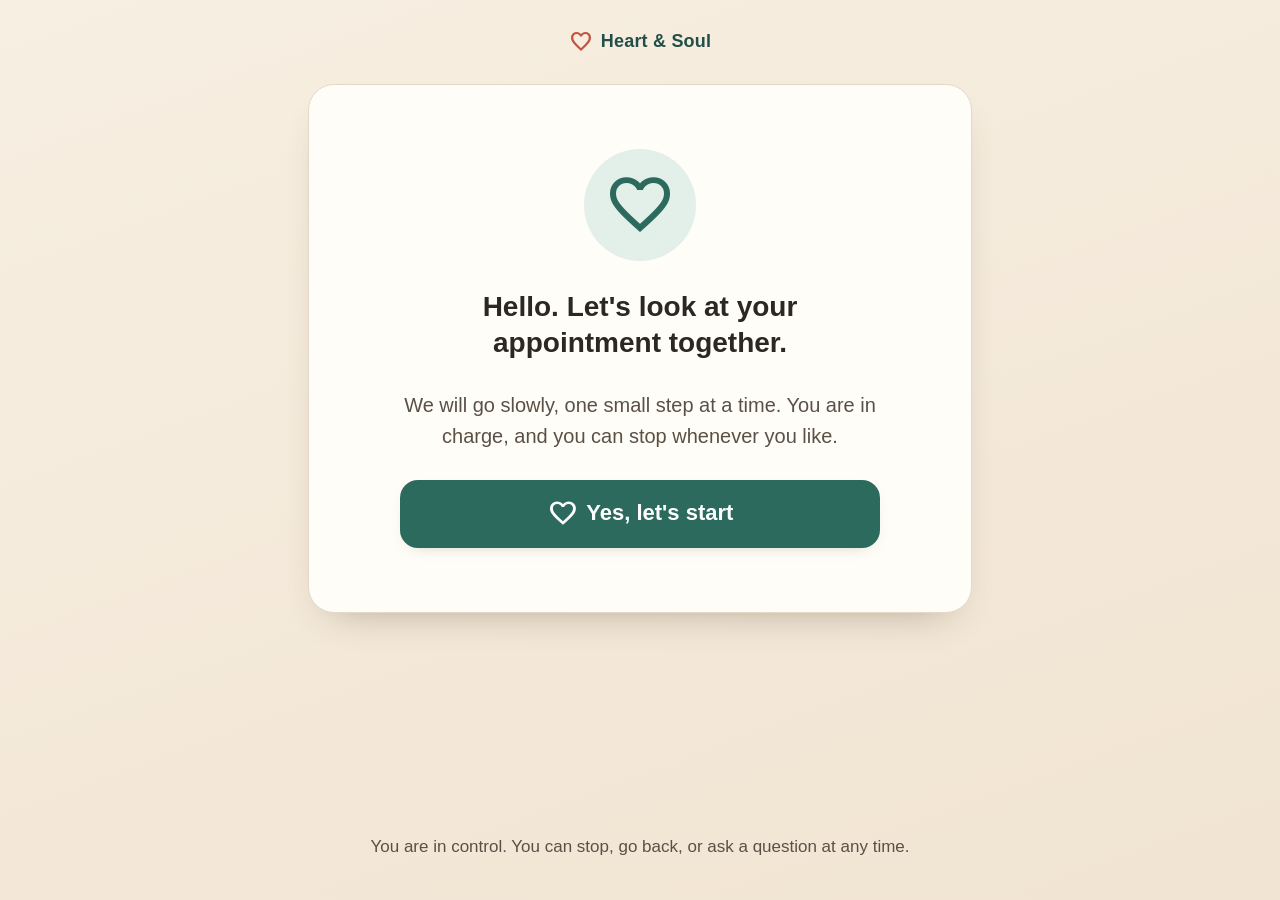
<file: index.html>
<!DOCTYPE html>
<html lang="en">
<head>
  <meta charset="utf-8" />
  <meta name="viewport" content="width=device-width, initial-scale=1" />
  <meta http-equiv="refresh" content="0; url=./robyn-explainer/" />
  <link rel="canonical" href="./robyn-explainer/" />
  <title>Heart &amp; Soul</title>
</head>
<body>
  <p>Redirecting to <a href="./robyn-explainer/">the Heart &amp; Soul appointment explainer</a>&hellip;</p>
</body>
</html>
</file>
<file: robyn-explainer/style.css>
/* ============================================================
   Heart & Soul — easy-read appointment explainer
   Checkpoint 1: design system (warm, calm, easy-read, accessible)

   Built to easy-read principles:
   - one idea per step, plain words, a symbol for each idea
   - body text 20px (well above the 18px floor), nothing under 16px
   - soft warm background (never #fff), warm dark ink at AA+ contrast
   - large touch targets (>=44px, mostly ~60px), generous spacing
   - visible focus ring on every control
   - respects prefers-reduced-motion; no timers, no auto-advance
   ============================================================ */

/* ---- Local icon font (no live fetch) -------------------------------
   Material Symbols Outlined (Apache-2.0), bundled in /assets.
   NOTE: Tested, photo-symbol banks like Photosymbols are the gold
   standard for easy-read and should be swapped in for production.
   One clean, consistent symbol per idea. -------------------------- */
@font-face {
  font-family: "Material Symbols Outlined";
  font-style: normal;
  font-weight: 400;
  font-display: block;
  src: url("assets/material-symbols.woff2") format("woff2");
}

.symbol {
  font-family: "Material Symbols Outlined";
  font-weight: normal;
  font-style: normal;
  line-height: 1;
  letter-spacing: normal;
  text-transform: none;
  display: inline-block;
  white-space: nowrap;
  word-wrap: normal;
  direction: ltr;
  font-feature-settings: "liga";
  -webkit-font-feature-settings: "liga";
  -webkit-font-smoothing: antialiased;
  /* consistent outline style for every symbol */
  font-variation-settings: "FILL" 0, "wght" 400, "GRAD" 0, "opsz" 48;
}

/* ============================================================
   DESIGN TOKENS
   ============================================================ */
:root {
  /* Warm, calm palette ------------------------------------- */
  --bg-1: #f7efe2;          /* soft warm sand (page) */
  --bg-2: #f1e4d2;          /* slightly deeper warm tone */
  --surface: #fffdf7;       /* warm near-white card (never pure #fff) */
  --surface-sunk: #f6eede;  /* sunken warm panel */
  --edge: #e6d8c4;          /* soft warm border */

  --ink: #2b2722;           /* warm near-black text (not pure #000) */
  --ink-soft: #5b5046;      /* muted ink for labels (AA on surface) */

  --primary: #2c6a5e;       /* calm deep teal */
  --primary-strong: #224f47;/* hover/active */
  --primary-tint: #e3efe9;  /* soft teal wash for icon badges */

  --calm: #f3dccb;          /* warm peach for the soothe button */
  --calm-strong: #e9c6ab;
  --calm-ink: #7a4a2f;      /* warm ink that reads on peach */

  --gold: #b9802b;          /* warm highlight for chosen/consent */
  --gold-tint: #f6e9cf;

  --focus: #1452c4;         /* high-contrast focus ring (vivid blue) */

  /* Type scale (rem-based so browser zoom to 200% just works) */
  --fs-body: 1.25rem;       /* 20px  — body floor is 18px, we sit above */
  --fs-small: 1.0625rem;    /* 17px  — labels/hints (never below 16px) */
  --fs-step: 1.625rem;      /* 26px  — the one short sentence */
  --fs-title: 1.75rem;      /* 28px  — screen headings */
  --lh: 1.55;

  /* Spacing — generous and calm */
  --space-1: 0.5rem;
  --space-2: 0.875rem;
  --space-3: 1.25rem;
  --space-4: 1.75rem;
  --space-5: 2.5rem;

  --radius: 18px;
  --radius-lg: 26px;
  --touch: 60px;            /* min target height (>= 44px floor) */
  --shadow: 0 18px 40px -24px rgba(74, 56, 32, 0.45);
  --shadow-soft: 0 6px 18px -12px rgba(74, 56, 32, 0.4);

  --maxw: 44rem;            /* ~704px reading column */
}

/* ============================================================
   RESET / BASE
   ============================================================ */
*,
*::before,
*::after { box-sizing: border-box; }

html { font-size: 100%; -webkit-text-size-adjust: 100%; }

body {
  margin: 0;
  min-height: 100vh;
  font-family: Verdana, Tahoma, "Open Sans", "Segoe UI", sans-serif;
  font-size: var(--fs-body);
  line-height: var(--lh);
  color: var(--ink);
  background: linear-gradient(160deg, var(--bg-1) 0%, var(--bg-2) 100%);
  background-attachment: fixed;
  /* never let text grow a horizontal scrollbar at 200% zoom */
  overflow-x: hidden;
}

p { margin: 0; }
ul { margin: 0; padding: 0; list-style: none; }
strong { font-weight: 700; }

/* Visible focus on EVERY interactive control */
:focus-visible {
  outline: 3px solid var(--focus);
  outline-offset: 3px;
  border-radius: 6px;
}
/* keep it clear even on rounded buttons */
.btn:focus-visible,
.card:focus-visible,
.choice:focus-within {
  outline: 3px solid var(--focus);
  outline-offset: 3px;
}

/* Skip link */
.skip-link {
  position: absolute;
  left: 50%;
  top: -100px;
  transform: translateX(-50%);
  background: var(--ink);
  color: #fff;
  padding: var(--space-2) var(--space-3);
  border-radius: 0 0 var(--radius) var(--radius);
  font-size: var(--fs-small);
  z-index: 20;
  transition: top 0.15s ease;
}
.skip-link:focus { top: 0; }

.visually-hidden {
  position: absolute !important;
  width: 1px; height: 1px;
  padding: 0; margin: -1px;
  overflow: hidden; clip: rect(0 0 0 0);
  white-space: nowrap; border: 0;
}

/* ============================================================
   APP SHELL
   ============================================================ */
.app {
  width: 100%;
  max-width: var(--maxw);
  margin-inline: auto;
  min-height: 100vh;
  padding: var(--space-4) var(--space-3) var(--space-5);
  display: flex;
  flex-direction: column;
  gap: var(--space-4);
}

.app__header { display: flex; justify-content: center; }

.brand {
  display: inline-flex;
  align-items: center;
  gap: 0.5rem;
  color: var(--primary-strong);
  font-weight: 700;
  letter-spacing: 0.01em;
}
.brand__mark { font-size: 1.5rem; color: #c2533f; }
.brand__name { font-size: 1.125rem; }

.app__main {
  flex: 1;
  display: flex;
  flex-direction: column;
}

.app__footer {
  text-align: center;
  color: var(--ink-soft);
  font-size: var(--fs-small);
  max-width: 34rem;
  margin-inline: auto;
}

/* ============================================================
   SCREENS (one shown at a time)
   ============================================================ */
.screen {
  background: var(--surface);
  border: 1px solid var(--edge);
  border-radius: var(--radius-lg);
  box-shadow: var(--shadow);
  padding: var(--space-5) var(--space-4);
  display: flex;
  flex-direction: column;
  align-items: center;
  text-align: center;
  gap: var(--space-3);
}
/* `hidden` must win over the flex display above */
.screen[hidden] { display: none; }

.screen__icon {
  font-size: 4.5rem;
  color: var(--primary);
  background: var(--primary-tint);
  border-radius: 50%;
  width: 7rem;
  height: 7rem;
  display: inline-flex;
  align-items: center;
  justify-content: center;
}
.screen__icon--good { color: var(--primary); background: var(--primary-tint); }

.screen__title {
  margin: 0;
  font-size: var(--fs-title);
  line-height: 1.3;
  font-weight: 700;
  max-width: 30rem;
}
.screen__lead {
  color: var(--ink-soft);
  max-width: 30rem;
}

/* ============================================================
   BUTTONS  (large targets, clear states)
   ============================================================ */
.btn {
  font-family: inherit;
  font-size: var(--fs-body);
  font-weight: 700;
  line-height: 1.2;
  min-height: var(--touch);
  padding: 0.85rem 1.5rem;
  border-radius: var(--radius);
  border: 2px solid transparent;
  cursor: pointer;
  display: inline-flex;
  align-items: center;
  justify-content: center;
  gap: 0.6rem;
  text-align: center;
  transition: background-color 0.15s ease, border-color 0.15s ease,
              transform 0.08s ease, box-shadow 0.15s ease;
}
.btn .symbol { font-size: 1.6rem; }
.btn:active { transform: translateY(1px); }

.btn--big {
  font-size: 1.375rem;
  min-height: 68px;
  padding: 1rem 1.75rem;
}
.btn--big .symbol { font-size: 1.9rem; }

.btn--primary {
  background: var(--primary);
  color: #fff;
  box-shadow: var(--shadow-soft);
}
.btn--primary:hover { background: var(--primary-strong); }

.btn--secondary {
  background: var(--surface);
  color: var(--primary-strong);
  border-color: var(--primary);
}
.btn--secondary:hover { background: var(--primary-tint); }

.btn--ghost {
  background: transparent;
  color: var(--ink-soft);
  border-color: var(--edge);
}
.btn--ghost:hover { background: var(--surface-sunk); color: var(--ink); }

.btn--calm {
  background: var(--calm);
  color: var(--calm-ink);
  border-color: var(--calm-strong);
}
.btn--calm:hover { background: var(--calm-strong); }

.btn--listen { font-weight: 700; }

/* ============================================================
   WELCOME
   ============================================================ */
.screen--welcome { gap: var(--space-4); padding-block: clamp(2.5rem, 8vh, 4rem); }
.screen--welcome .btn { max-width: 30rem; width: 100%; }

/* ============================================================
   PICKER
   ============================================================ */
.picker {
  display: grid;
  gap: var(--space-3);
  width: 100%;
  margin-top: var(--space-2);
}
.card {
  font-family: inherit;
  width: 100%;
  background: var(--surface);
  border: 2px solid var(--edge);
  border-radius: var(--radius);
  padding: var(--space-3) var(--space-4);
  display: grid;
  grid-template-columns: auto 1fr;
  grid-template-rows: auto auto;
  column-gap: var(--space-3);
  row-gap: 0.25rem;
  align-items: center;
  text-align: left;
  cursor: pointer;
  min-height: 5.5rem;
  transition: border-color 0.15s ease, background-color 0.15s ease,
              transform 0.08s ease, box-shadow 0.15s ease;
}
.card:hover {
  border-color: var(--primary);
  background: var(--primary-tint);
  box-shadow: var(--shadow-soft);
}
.card:active { transform: translateY(1px); }
.card__icon {
  grid-row: 1 / span 2;
  font-size: 2.75rem;
  color: var(--primary);
}
.card__title { font-size: 1.375rem; font-weight: 700; color: var(--ink); }
.card__hint { font-size: var(--fs-small); color: var(--ink-soft); }
.card--ghost {
  border-style: dashed;
  background: transparent;
}
.card--ghost .card__icon { color: var(--ink-soft); }

/* ============================================================
   EXPLAINER STEP
   ============================================================ */
.step__count {
  font-size: var(--fs-small);
  font-weight: 700;
  letter-spacing: 0.08em;
  text-transform: uppercase;
  color: var(--ink-soft);
}

.progress {
  display: flex;
  gap: 0.6rem;
  align-items: center;
  margin-bottom: var(--space-1);
}
.progress__dot {
  width: 0.85rem; height: 0.85rem;
  border-radius: 50%;
  background: var(--edge);
}
.progress__dot.is-done { background: var(--primary); }
.progress__dot.is-now {
  background: var(--surface);
  border: 4px solid var(--primary);
  width: 1.15rem; height: 1.15rem;
}

.step__figure { margin: 0; }
.step__icon {
  font-size: 5.5rem;
  color: var(--primary);
  background: var(--primary-tint);
  border-radius: 50%;
  width: 8.5rem;
  height: 8.5rem;
  display: inline-flex;
  align-items: center;
  justify-content: center;
}

.step__sentence {
  margin: 0;
  font-size: var(--fs-step);
  line-height: 1.35;
  font-weight: 700;
  max-width: 28rem;
}

/* hard word shown with a plain inline explanation */
.term {
  text-decoration: underline dotted var(--gold);
  text-underline-offset: 4px;
}
.term__gloss {
  font-weight: 400;
  color: var(--ink-soft);
  font-size: 1.375rem;        /* still well above 16px */
}

.step__why {
  background: var(--surface-sunk);
  border: 1px solid var(--edge);
  border-radius: var(--radius);
  padding: var(--space-3) var(--space-3);
  max-width: 30rem;
  color: var(--ink);
}
.step__why-label {
  display: block;
  font-size: var(--fs-small);
  font-weight: 700;
  text-transform: uppercase;
  letter-spacing: 0.06em;
  color: var(--primary-strong);
  margin-bottom: 0.35rem;
}

.btn--calm,
.btn--listen { width: 100%; max-width: 28rem; }

.step__nav {
  display: flex;
  gap: var(--space-3);
  width: 100%;
  max-width: 30rem;
  margin-top: var(--space-2);
}
.step__nav .btn { flex: 1; }

/* ============================================================
   CONSENT
   ============================================================ */
.choices {
  border: 0;
  margin: 0;
  padding: 0;
  display: grid;
  gap: var(--space-2);
  width: 100%;
  max-width: 30rem;
}
.choice { display: block; cursor: pointer; }
.choice input { position: absolute; opacity: 0; pointer-events: none; }
.choice__body {
  display: flex;
  align-items: center;
  gap: var(--space-3);
  background: var(--surface);
  border: 2px solid var(--edge);
  border-radius: var(--radius);
  padding: var(--space-3);
  min-height: var(--touch);
  transition: border-color 0.15s ease, background-color 0.15s ease;
}
.choice__icon { font-size: 2rem; color: var(--ink-soft); }
.choice__text { font-size: 1.375rem; font-weight: 700; flex: 1; text-align: left; }
.choice__tick {
  font-size: 1.6rem;
  color: var(--primary);
  opacity: 0;
}
.choice:hover .choice__body { border-color: var(--primary); background: var(--primary-tint); }
.choice input:checked + .choice__body {
  border-color: var(--primary);
  background: var(--primary-tint);
}
.choice input:checked + .choice__body .choice__tick { opacity: 1; }
.choice input:checked + .choice__body .choice__icon { color: var(--primary); }

/* ============================================================
   END / CARD
   ============================================================ */
.screen--end .card-preview {
  width: 100%;
  max-width: 30rem;
  background: var(--gold-tint);
  border: 1px solid #e7d3a6;
  border-radius: var(--radius);
  padding: var(--space-3);
}
.card-preview__line {
  display: flex;
  align-items: center;
  gap: 0.6rem;
  justify-content: center;
  font-size: 1.25rem;
  color: #6f4e15;
  flex-wrap: wrap;
}
.card-preview__line .symbol { font-size: 1.6rem; color: var(--gold); }

.end__actions {
  display: flex;
  flex-direction: column;
  gap: var(--space-3);
  width: 100%;
  max-width: 30rem;
  margin-top: var(--space-2);
}

/* ============================================================
   TEXT INPUTS (name + paste)
   ============================================================ */
.text-input {
  width: 100%;
  max-width: 32rem;
  font-family: inherit;
  font-size: var(--fs-body);
  line-height: var(--lh);
  color: var(--ink);
  background: var(--surface);
  border: 2px solid var(--edge);
  border-radius: var(--radius);
  padding: var(--space-3);
}
.text-input:focus-visible { outline: 3px solid var(--focus); outline-offset: 3px; }
.text-input::placeholder { color: #9a8c7c; }
#name-input { text-align: center; min-height: var(--touch); }
.custom-input { resize: vertical; min-height: 9rem; }

/* ---- paste screen: helper + examples + upload ---- */
.helper {
  width: 100%; max-width: 32rem;
  background: var(--primary-tint);
  border: 1px solid #cfe2da;
  border-radius: var(--radius);
  padding: var(--space-3);
  text-align: left;
}
.helper__title {
  display: flex; align-items: center; gap: 0.5rem;
  font-weight: 700; color: var(--primary-strong); margin-bottom: 0.25rem;
}
.helper__title .symbol { font-size: 1.5rem; }
.helper__body { font-size: var(--fs-small); color: var(--ink); }

.examples__label {
  width: 100%; max-width: 32rem; text-align: left;
  font-size: var(--fs-small); font-weight: 700; color: var(--ink-soft);
}
.examples { display: flex; flex-wrap: wrap; gap: var(--space-2); width: 100%; max-width: 32rem; }
.chip {
  font-family: inherit; font-size: var(--fs-small); font-weight: 700;
  color: var(--primary-strong);
  background: var(--surface);
  border: 2px solid var(--primary);
  border-radius: 999px;
  padding: 0.6rem 1.1rem;
  min-height: 44px;
  cursor: pointer;
}
.chip:hover { background: var(--primary-tint); }

.custom-tools {
  display: flex; align-items: center; gap: var(--space-3); flex-wrap: wrap;
  width: 100%; max-width: 32rem;
}
.upload-btn { cursor: pointer; }
.custom-tools__hint { font-size: var(--fs-small); color: var(--ink-soft); }

/* ============================================================
   STEP "GOOD TO KNOW" NOTE
   ============================================================ */
.step__note {
  display: flex; align-items: flex-start; gap: 0.6rem;
  width: 100%; max-width: 30rem;
  background: var(--gold-tint);
  border: 1px solid #e7d3a6;
  border-radius: var(--radius);
  padding: var(--space-2) var(--space-3);
  text-align: left;
  color: #6f4e15;
  font-size: var(--fs-small);
}
.step__note[hidden] { display: none; }
.step__note .symbol { font-size: 1.4rem; color: var(--gold); flex: 0 0 auto; }

/* ============================================================
   SOOTHE (countdown — needle step only)
   ============================================================ */
.soothe {
  display: flex; flex-direction: column; align-items: center; gap: var(--space-2);
  width: 100%; max-width: 28rem;
}
.soothe[hidden] { display: none; }
.soothe__lead { font-size: var(--fs-small); color: var(--ink-soft); }
.soothe .btn--calm { width: 100%; }

/* ============================================================
   DOWNLOADS (PDF / Picture / Rich text)
   ============================================================ */
.downloads { width: 100%; max-width: 30rem; }
.downloads__label {
  font-size: var(--fs-small); font-weight: 700; letter-spacing: 0.04em;
  text-transform: uppercase; color: var(--ink-soft); margin-bottom: var(--space-2);
}
.downloads__row { display: flex; gap: var(--space-2); }
.dl-btn { flex: 1; flex-direction: column; gap: 0.25rem; padding: 0.75rem 0.5rem; }
.dl-btn .symbol { font-size: 1.9rem; }
.downloads__status { margin-top: var(--space-2); font-size: var(--fs-small); color: var(--primary-strong); min-height: 1.4rem; }

/* ============================================================
   COUNTDOWN (only runs on tap)
   ============================================================ */
.countdown-status {
  min-height: 2.6rem;
  font-size: 2.25rem;
  font-weight: 700;
  color: var(--primary-strong);
  line-height: 1.1;
}
.countdown-status:empty { min-height: 0; }

/* ============================================================
   THE CARD (printable + capturable as a JPG)
   pc-* visual styles live at top level so html2canvas can render
   the card off-screen; print + capture just reveal it.
   ============================================================ */
.print-card {
  display: none;
  width: 720px;
  box-sizing: border-box;
  background: #ffffff;
  color: #1c1c1c;
  font-family: Verdana, Tahoma, "Open Sans", sans-serif;
  padding: 32px;
}
/* off-screen render target for the JPG capture */
.print-card.is-capturing { display: block; position: fixed; left: -10000px; top: 0; }

.pc-head { display: flex; align-items: center; gap: 12px; border-bottom: 3px solid #2c6a5e; padding-bottom: 10px; margin-bottom: 16px; }
.pc-head__mark { font-size: 34px; color: #c2533f; }
.pc-kicker { margin: 0; font-size: 13px; letter-spacing: 0.08em; text-transform: uppercase; color: #2c6a5e; font-weight: 700; }
.pc-title { margin: 0; font-size: 26px; }

.pc-section { margin-bottom: 16px; }
.pc-section--staff { background: #f6e9cf; border: 1.5px solid #b9802b; border-radius: 10px; padding: 12px 14px; }
.pc-h { display: flex; align-items: center; gap: 6px; margin: 0 0 6px; font-size: 13px; letter-spacing: 0.06em; text-transform: uppercase; font-weight: 700; color: #2c6a5e; }
.pc-section--staff .pc-h { color: #8a5a12; }
.pc-section--staff .pc-h .symbol { color: #b9802b; font-size: 18px; }
.pc-line { margin: 0 0 4px; font-size: 15px; }

.pc-steps { list-style: none; margin: 0; padding: 0; }
.pc-step { display: flex; gap: 12px; align-items: flex-start; padding: 10px 0; border-bottom: 1px solid #e3d8c5; }
.pc-step__icon { font-size: 28px; color: #2c6a5e; flex: 0 0 auto; }
.pc-step__body { flex: 1; }
.pc-step__sentence { margin: 0; font-size: 15px; font-weight: 700; }
.pc-num { color: #2c6a5e; }
.pc-step__why { margin: 2px 0 0; font-size: 13px; color: #444; }
.pc-step__note { margin: 2px 0 0; font-size: 13px; color: #6f4e15; }
.pc-gloss { margin: 2px 0 0; font-size: 12px; color: #6f5a2a; }

.pc-foot { margin-top: 14px; font-size: 13px; color: #333; font-style: italic; }

@media print {
  @page { size: A4 portrait; margin: 12mm; }
  .app, .skip-link { display: none !important; }
  html, body { background: #fff !important; }
  .print-card { display: block; width: auto; padding: 0; }
  .pc-step { break-inside: avoid; }
}

/* ============================================================
   MOTION — respect prefers-reduced-motion
   ============================================================ */
@media (prefers-reduced-motion: reduce) {
  *,
  *::before,
  *::after {
    animation-duration: 0.001ms !important;
    animation-iteration-count: 1 !important;
    transition-duration: 0.001ms !important;
    scroll-behavior: auto !important;
  }
}

/* ============================================================
   SMALL SCREENS
   ============================================================ */
@media (max-width: 30rem) {
  :root { --fs-step: 1.5rem; --fs-title: 1.5rem; }
  .app { padding-inline: var(--space-2); }
  .screen { padding: var(--space-4) var(--space-3); }
  .step__nav { flex-direction: row; }
}
</file>
